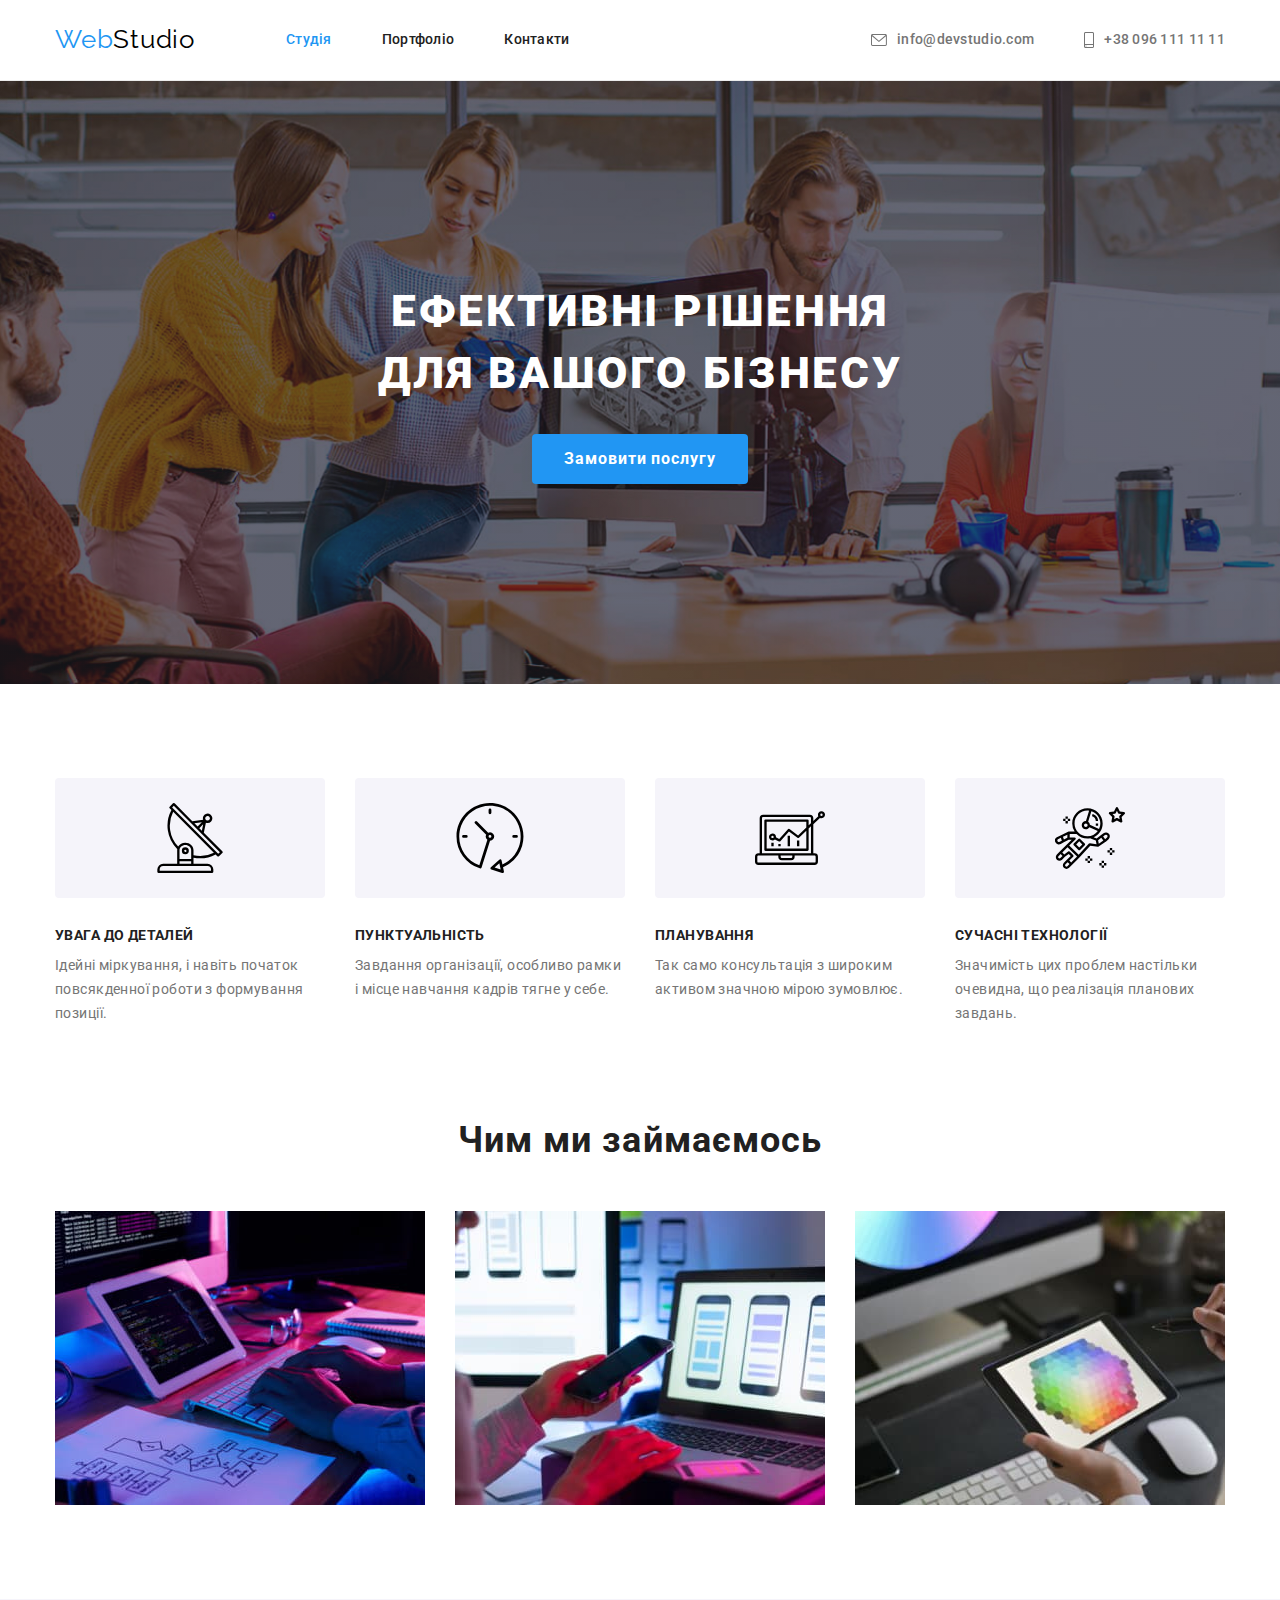
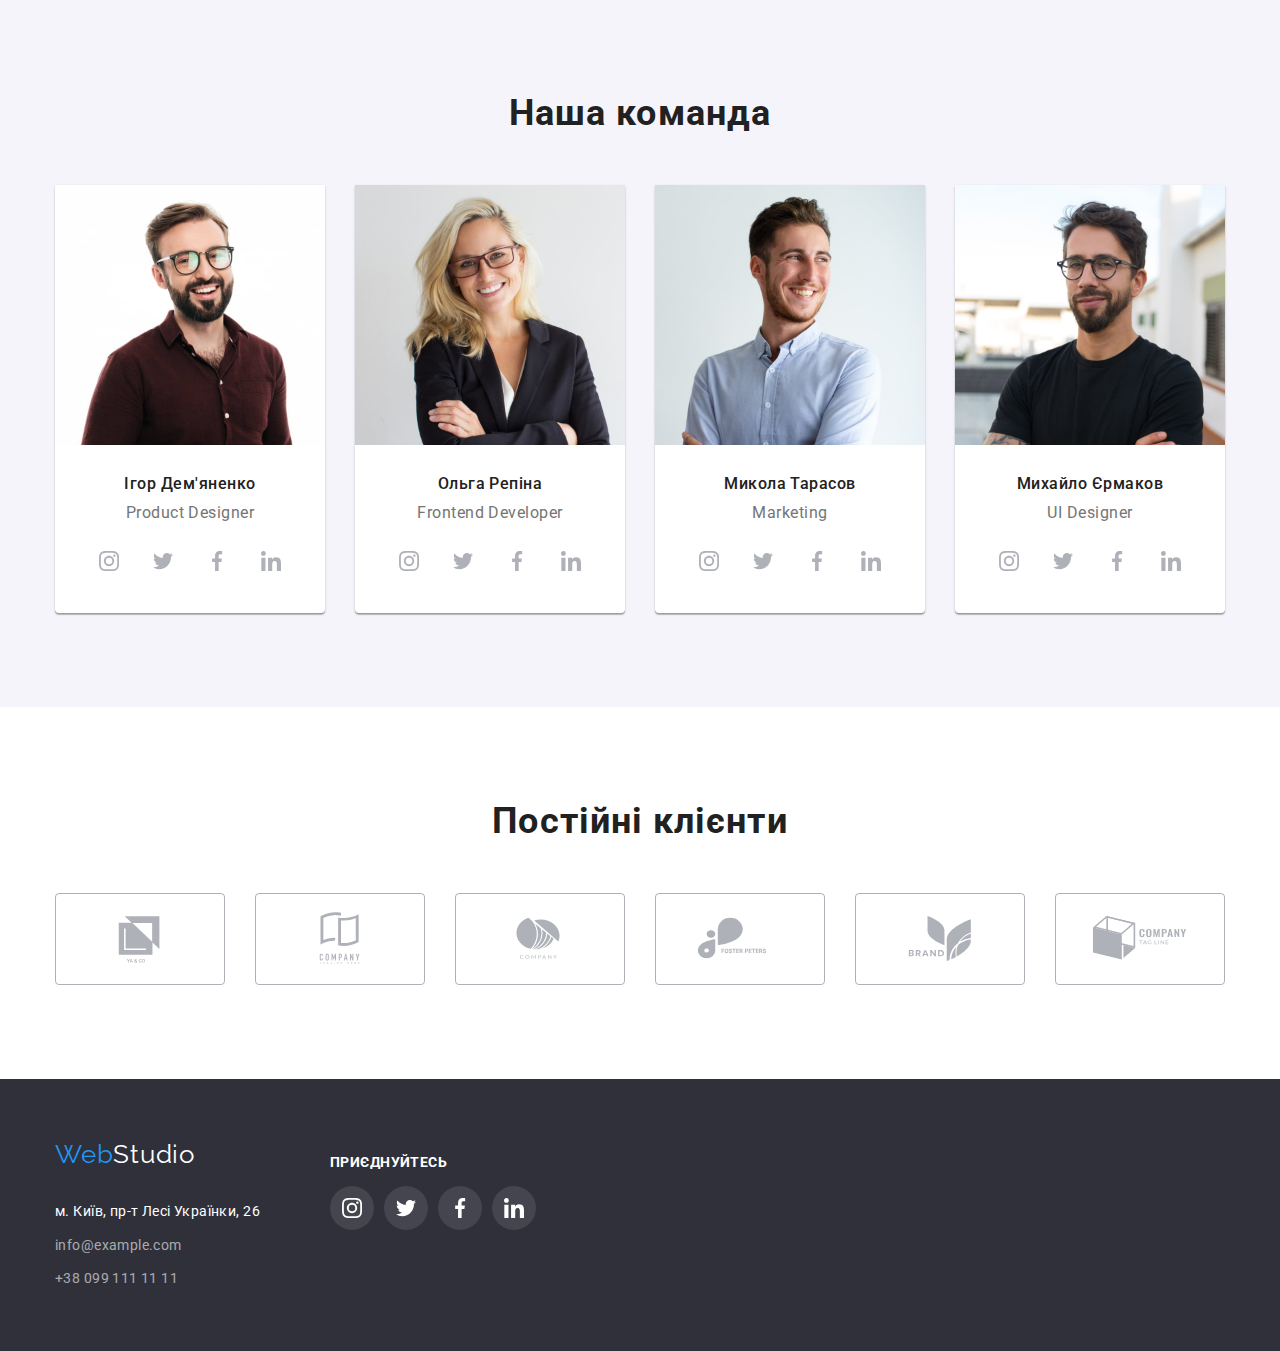
<file: index.html>
<!DOCTYPE html>
<html lang="uk">

<head>
  <meta charset="UTF-8" />
  <meta http-equiv="X-UA-Compatible" content="IE=edge" />
  <meta name="viewport" content="width=device-width, initial-scale=1.0" />
  <title>Document</title>
  <link rel="preconnect" href="https://fonts.googleapis.com" />
  <link rel="preconnect" href="https://fonts.gstatic.com" crossorigin />
  <link href="https://fonts.googleapis.com/css2?family=Raleway:wght@700&family=Roboto:wght@400;500;700;900&display=swap"
    rel="stylesheet" />
  <link rel="stylesheet"
    href="https://cdnjs.cloudflare.com/ajax/libs/modern-normalize/1.0.0/modern-normalize.min.css" />
  <link rel="stylesheet" href="./css/style.css" />
</head>

<body>
  <!-- Шапка -->
  <header class="header">
    <div class="container header-container">
      <a class="header-logo link logo" href="./index.html">Web<span class="part-logo">Studio</span></a>
      <nav>
        <ul class="navigation list">
          <li><a class="link current">Студія</a></li>
          <li><a class="link" href="./portfolio.html">Портфоліо</a></li>
          <li><a class="link" href="">Контакти</a></li>
        </ul>
      </nav>
      <ul class="header-contacts list">
        <li>
          <a class="link" href="mailto:info@devstudio.com">
            <svg class="icon" width="16" height="12">
              <use href="./images/symbol-defs.svg#icon-letter"></use>
            </svg>
            info@devstudio.com</a>
        </li>
        <li><a class="link" href="tel:+380961111111">
            <svg class="icon" width="10" height="16">
              <use href="./images/symbol-defs.svg#icon-phone"></use>
            </svg>
            +38 096 111 11 11</a></li>
      </ul>
    </div>
  </header>
  <!-- Основной контент сайта -->
  <main>
    <!-- Блок "герой"-->
    <section class="hero">
      <h1 class="main-title">
        Ефективні рішення <br />
        для вашого бізнесу
      </h1>
      <button type="button" class="button order-service">Замовити послугу</button>
    </section>

    <section class="qualities">
      <div class="container">
        <!-- Заголовок секции которого нет в макете (нужно будет скрыть) -->
        <h2 class="section-header is-hidden">Наші якості</h2>
        <ul class="qualities-list list">
          <li class="item">
            <div class="box">
              <svg class="icon">
                <use href="./images/symbol-defs.svg#icon-antenna"></use>
              </svg>
            </div>
            <h3 class="title">Увага до деталей</h3>
            <p class="text">
              Ідейні міркування, і навіть початок повсякденної роботи з формування позиції.
            </p>
          </li>
          <li class="item">
            <div class="box">
              <svg class="icon">
                <use href="./images/symbol-defs.svg#icon-clock"></use>
              </svg>
            </div>
            <h3 class="title">Пунктуальність</h3>
            <p class="text">
              Завдання організації, особливо рамки і місце навчання кадрів тягне у себе.
            </p>
          </li>
          <li class="item">
            <div class="box">
              <svg class="icon">
                <use href="./images/symbol-defs.svg#icon-diagram"></use>
              </svg>
            </div>
            <h3 class="title">Планування</h3>
            <p class="text">Так само консультація з широким активом значною мірою зумовлює.</p>
          </li>
          <li class="item">
            <div class="box">
              <svg class="icon">
                <use href="./images/symbol-defs.svg#icon-astronaut"></use>
              </svg>
            </div>
            <h3 class="title">Сучасні технології</h3>
            <p class="text">
              Значимість цих проблем настільки очевидна, що реалізація планових завдань.
            </p>
          </li>
        </ul>
      </div>
    </section>

    <!-- Секция Чем мы занимаеся -->
    <section class="we-doing">
      <div class="container ">
        <h2 class="section-header">Чим ми займаємось</h2>
        <ul class="list we-doing-list">
          <li class="item">
            <img src="./images/box-1.jpg" alt="Чоловік займається програмуванням" width="370" />
          </li>
          <li class="item">
            <img src="./images/box-2.jpg" alt="Дівчина синхронізовує компьютер з телефоном" width="370" />
          </li>
          <li class="item">
            <img src="./images/box-3.jpg" alt="Планшет з палітрою кольорів" width="370" />
          </li>
        </ul>
      </div>
    </section>

    <!-- Секция "Наша команда" -->
    <section class="our-team">
      <div class="container">
        <h2 class="section-header">Наша команда</h2>
        <ul class="teams list">
          <li class="item">
            <img src="./images/team-card-1.jpg" alt="Фото Ігора Дем'яненко" width="270" />
            <div class="box">
              <h3 class="title">Ігор Дем'яненко</h3>
              <p class="text">Product Designer</p>
              <ul class="soc-media">
                <li class="media-item">
                  <a class="media-link" href="">
                    <svg class="icon" width="20" height="20">
                      <use href="./images/symbol-defs.svg#icon-instagram"></use>
                    </svg>
                  </a>
                </li>
                <li class="media-item">
                  <a class="media-link" href="">
                    <svg class="icon" width="20" height="20">
                      <use href="./images/symbol-defs.svg#icon-twitter"></use>
                    </svg>
                  </a>
                </li>
                <li class="media-item">
                  <a class="media-link" href="">
                    <svg class="icon" width="20" height="20">
                      <use href="./images/symbol-defs.svg#icon-facebook"></use>
                    </svg>
                  </a>
                </li>
                <li class="media-item">
                  <a class="media-link" href="">
                    <svg class="icon" width="20" height="20">
                      <use href="./images/symbol-defs.svg#icon-linkedin"></use>
                    </svg>
                  </a>
                </li>
              </ul>
            </div>
          </li>
          <li class="item">
            <img src="./images/team-card-2.jpg" alt="Фото Ольги Репіної" width="270" />
            <div class="box">
              <h3 class="title">Ольга Репіна</h3>
              <p class="text">Frontend Developer</p>
              <ul class="soc-media">
                <li class="media-item">
                  <a class="media-link" href="">
                    <svg class="icon" width="20" height="20">
                      <use href="./images/symbol-defs.svg#icon-instagram"></use>
                    </svg>
                  </a>
                </li>
                <li class="media-item">
                  <a class="media-link" href="">
                    <svg class="icon" width="20" height="20">
                      <use href="./images/symbol-defs.svg#icon-twitter"></use>
                    </svg>
                  </a>
                </li>
                <li class="media-item">
                  <a class="media-link" href="">
                    <svg class="icon" width="20" height="20">
                      <use href="./images/symbol-defs.svg#icon-facebook"></use>
                    </svg>
                  </a>
                </li>
                <li class="media-item">
                  <a class="media-link" href="">
                    <svg class="icon" width="20" height="20">
                      <use href="./images/symbol-defs.svg#icon-linkedin"></use>
                    </svg>
                  </a>
                </li>
              </ul>
            </div>
          </li>
          <li class="item">
            <img src="./images/team-card-3.jpg" alt="Фото Миколи Тарасова" width="270" />
            <div class="box">
              <h3 class="title">Микола Тарасов</h3>
              <p class="text">Marketing</p>
              <ul class="soc-media">
                <li class="media-item">
                  <a class="media-link" href="">
                    <svg class="icon" width="20" height="20">
                      <use href="./images/symbol-defs.svg#icon-instagram"></use>
                    </svg>
                  </a>
                </li>
                <li class="media-item">
                  <a class="media-link" href="">
                    <svg class="icon" width="20" height="20">
                      <use href="./images/symbol-defs.svg#icon-twitter"></use>
                    </svg>
                  </a>
                </li>
                <li class="media-item">
                  <a class="media-link" href="">
                    <svg class="icon" width="20" height="20">
                      <use href="./images/symbol-defs.svg#icon-facebook"></use>
                    </svg>
                  </a>
                </li>
                <li class="media-item">
                  <a class="media-link" href="">
                    <svg class="icon" width="20" height="20">
                      <use href="./images/symbol-defs.svg#icon-linkedin"></use>
                    </svg>
                  </a>
                </li>
              </ul>
            </div>
          </li>
          <li class="item">
            <img src="./images/team-card-4.jpg" alt="Фото Михаила Єрмакова" width="270" />
            <div class="box">
              <h3 class="title">Михайло Єрмаков</h3>
              <p class="text">UI Designer</p>
              <ul class="soc-media">
                <li class="media-item">
                  <a class="media-link" href="">
                    <svg class="icon" width="20" height="20">
                      <use href="./images/symbol-defs.svg#icon-instagram"></use>
                    </svg>
                  </a>
                </li>
                <li class="media-item">
                  <a class="media-link" href="">
                    <svg class="icon" width="20" height="20">
                      <use href="./images/symbol-defs.svg#icon-twitter"></use>
                    </svg>
                  </a>
                </li>
                <li class="media-item">
                  <a class="media-link" href="">
                    <svg class="icon" width="20" height="20">
                      <use href="./images/symbol-defs.svg#icon-facebook"></use>
                    </svg>
                  </a>
                </li>
                <li class="media-item">
                  <a class="media-link" href="">
                    <svg class="icon" width="20" height="20">
                      <use href="./images/symbol-defs.svg#icon-linkedin"></use>
                    </svg>
                  </a>
                </li>
              </ul>
            </div>
          </li>
        </ul>
      </div>
    </section>

    <!-- Секция наши клиенты -->
    <section class="clients">
      <div class="container">
        <h2 class="section-header">Постійні клієнти</h2>
        <ul class="clients-labels">
          <li class="item"><a href="#" class="link">
              <svg class="icon" width="106" height="60">
                <use href="./images/symbol-defs.svg#icon-Logo"></use>
              </svg>
            </a></li>
          <li class="item"><a href="#" class="link">
              <svg class="icon" width="106" height="60">
                <use href="./images/symbol-defs.svg#icon-Logo-1"></use>
              </svg>
            </a></li>
          <li class="item"><a href="#" class="link">
              <svg class="icon" width="106" height="60">
                <use href="./images/symbol-defs.svg#icon-Logo-2"></use>
              </svg>
            </a></li>
          <li class="item"><a href="#" class="link"><svg class="icon" width="106" height="60">
                <use href="./images/symbol-defs.svg#icon-Logo-3"></use>
              </svg></a></li>
          <li class="item"><a href="#" class="link"><svg class="icon" width="106" height="60">
                <use href="./images/symbol-defs.svg#icon-Logo-4"></use>
              </svg></a></li>
          <li class="item"><a href="#" class="link"><svg class="icon" width="106" height="60">
                <use href="./images/symbol-defs.svg#icon-Logo-5"></use>
              </svg></a></li>
        </ul>
      </div>
    </section>
  </main>
  <!-- Основной Футер (подвал) сайта-->
  <footer class="footer">
    <div class="container">
      <div class="box">
        <a class="footer-logo link logo" href="./index.html">Web<span class="part-logo-footer">Studio</span></a>
        <address>
          <ul class="footer-contacts list">
            <li><a href="" class="link home">м. Київ, пр-т Лесі Українки, 26</a></li>
            <li><a href="mailto:info@example.com" class="link mail">info@example.com</a></li>
            <li><a href="tel:+380991111111" class="link tel">+38 099 111 11 11</a></li>
          </ul>
        </address>
      </div>
      <div class="footer-media">
        <h2 class="media-header">приєднуйтесь</h2>
        <ul class="soc-media footer-soc-media">
          <li class="media-item">
            <a class="media-link" href="">
              <svg class="icon" width="20" height="20">
                <use href="./images/symbol-defs.svg#icon-instagram"></use>
              </svg>
            </a>
          </li>
          <li class="media-item">
            <a class="media-link" href="">
              <svg class="icon" width="20" height="20">
                <use href="./images/symbol-defs.svg#icon-twitter"></use>
              </svg>
            </a>
          </li>
          <li class="media-item">
            <a class="media-link" href="">
              <svg class="icon" width="20" height="20">
                <use href="./images/symbol-defs.svg#icon-facebook"></use>
              </svg>
            </a>
          </li>
          <li class="media-item">
            <a class="media-link" href="">
              <svg class="icon" width="20" height="20">
                <use href="./images/symbol-defs.svg#icon-linkedin"></use>
              </svg>
            </a>
          </li>
        </ul>

      </div>
    </div>
  </footer>
</body>

</html>
</file>
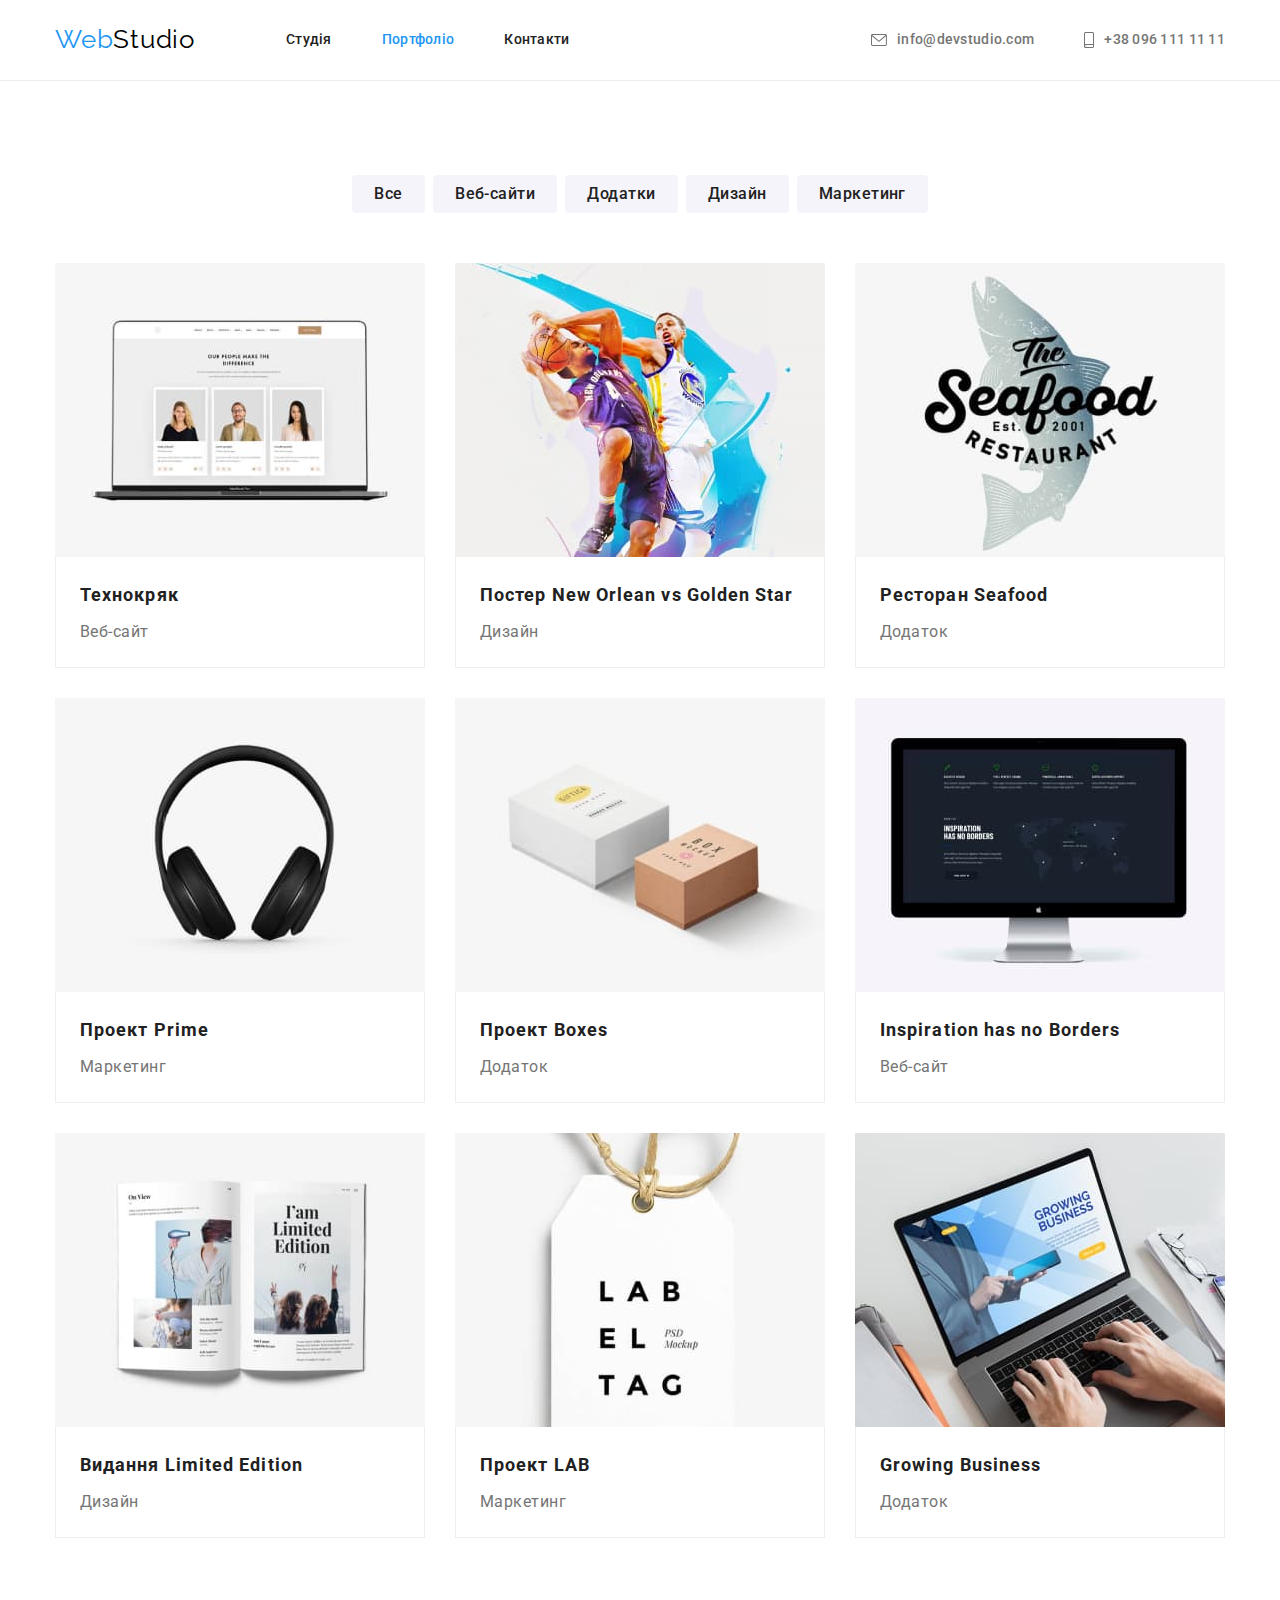
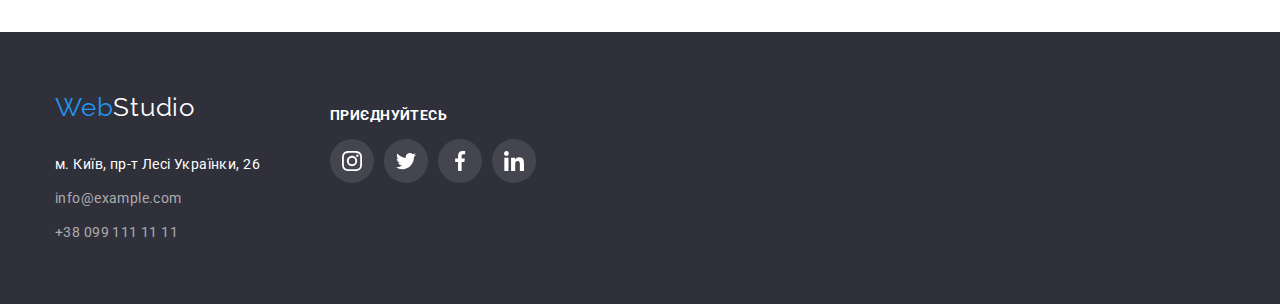
<file: portfolio.html>
<!DOCTYPE html>
<html lang="ru">

<head>
  <meta charset="UTF-8" />
  <meta http-equiv="X-UA-Compatible" content="IE=edge" />
  <meta name="viewport" content="width=device-width, initial-scale=1.0" />
  <title>Document</title>
  <link rel="preconnect" href="https://fonts.googleapis.com" />
  <link rel="preconnect" href="https://fonts.gstatic.com" crossorigin />
  <link href="https://fonts.googleapis.com/css2?family=Raleway:wght@700&family=Roboto:wght@400;500;700;900&display=swap"
    rel="stylesheet" />
  <link rel="stylesheet"
    href="https://cdnjs.cloudflare.com/ajax/libs/modern-normalize/1.0.0/modern-normalize.min.css" />
  <link rel="stylesheet" href="./css/style.css" />
</head>

<body>
  <!-- Основная шапка сайта -->
  <header class="header">
    <div class="container header-container">
      <a class="header-logo link logo" href="./index.html">Web<span class="part-logo">Studio</span></a>
      <nav>
        <ul class="navigation list">
          <li><a class="link " href="./index.html">Студія</a></li>
          <li><a class="link current" href="">Портфоліо</a></li>
          <li><a class="link" href="">Контакти</a></li>
        </ul>
      </nav>
      <ul class="header-contacts list">
        <li>
          <a class="link" href="mailto:info@devstudio.com">
            <svg class="icon" width="16" height="12">
              <use href="./images/symbol-defs.svg#icon-letter"></use>
            </svg>
            info@devstudio.com</a>
        </li>
        <li><a class="link" href="tel:+380961111111">
            <svg class="icon" width="10" height="16">
              <use href="./images/symbol-defs.svg#icon-phone"></use>
            </svg>
            +38 096 111 11 11</a></li>
      </ul>
    </div>
  </header>
  <!-- Основной контент сайта -->
  <main>
    <section class="portfolio">
      <div class="container">
        <h1 class="is-hidden">Проекти</h1>
        <ul class="btn-list list">
          <li class="item"><button type="button" class="button filter">Все</button></li>
          <li class="item"><button type="button" class="button filter">Веб-сайти</button></li>
          <li class="item"><button type="button" class="button filter">Додатки</button></li>
          <li class="item"><button type="button" class="button filter">Дизайн</button></li>
          <li class="item"><button type="button" class="button filter">Маркетинг</button></li>
        </ul>
        <ul class="projects list">
          <li class="item">
            <a class="link" href="">
              <img src="./images/img.jpg" alt="Экран ноутбука" width="370" />
              <div class="box">
                <h2 class="title">Технокряк</h2>
                <p class="text">Веб-сайт</p>
              </div>
            </a>
          </li>
          <li class="item">
            <a href="" class="link">
              <img src="./images/img-1.jpg" alt="Два баскетболиста" width="370" />
              <div class="box">
                <h2 class="title">Постер New Orlean vs Golden Star</h2>
                <p class="text">Дизайн</p>
              </div>
            </a>
          </li>
          <li class="item">
            <a href="" class="link"><img src="./images/img-2.jpg" alt="Логотип ресторана в виде рыбы" width="370" />
              <div class="box">
                <h2 class="title">Ресторан Seafood</h2>
                <p class="text">Додаток</p>
              </div>
            </a>
          </li>
          <li class="item">
            <a href="" class="link"><img src="./images/img-3.jpg" alt="Наушники" width="370" />
              <div class="box">
                <h2 class="title">Проект Prime</h2>
                <p class="text">Маркетинг</p>
              </div>
            </a>
          </li>
          <li class="item">
            <a href="" class="link"><img src="./images/img-4.jpg" alt="Две коробочки" width="370" />
              <div class="box">
                <h2 class="title">Проект Boxes</h2>
                <p class="text">Додаток</p>
              </div>
            </a>
          </li>
          <li class="item">
            <a href="" class="link"><img src="./images/img-5.jpg" alt="Монитор" width="370" />
              <div class="box">
                <h2 class="title">Inspiration has no Borders</h2>
                <p class="text">Веб-сайт</p>
              </div>
            </a>
          </li>
          <li class="item">
            <a href="" class="link"><img src="./images/img-6.jpg" alt="Журнал" width="370" />
              <div class="box">
                <h2 class="title">Видання Limited Edition</h2>
                <p class="text">Дизайн</p>
              </div>
            </a>
          </li>
          <li class="item">
            <a href="" class="link"><img src="./images/img-7.jpg" alt="Ярлык" width="370" />
              <div class="box">
                <h2 class="title">Проект LAB</h2>
                <p class="text">Маркетинг</p>
              </div>
            </a>
          </li>
          <li class="item">
            <a href="" class="link"><img src="./images/img-8.jpg" alt="Ноутбук" width="370" />
              <div class="box">
                <h2 class="title">Growing Business</h2>
                <p class="text">Додаток</p>
              </div>
            </a>
          </li>
        </ul>
      </div>
    </section>
  </main>
  <!-- Основной Футер (подвал) сайта-->
  <footer class="footer">
    <div class="container">
      <div class="box">
        <a class="footer-logo link logo" href="./index.html">Web<span class="part-logo-footer">Studio</span></a>
        <address>
          <ul class="footer-contacts list">
            <li><a href="" class="link home">м. Київ, пр-т Лесі Українки, 26</a></li>
            <li><a href="mailto:info@example.com" class="link mail">info@example.com</a></li>
            <li><a href="tel:+380991111111" class="link tel">+38 099 111 11 11</a></li>
          </ul>
        </address>
      </div>
      <div class="footer-media">
        <h2 class="media-header">приєднуйтесь</h2>
        <ul class="soc-media footer-soc-media">
          <li class="media-item">
            <a class="media-link" href="">
              <svg class="icon" width="20" height="20">
                <use href="./images/symbol-defs.svg#icon-instagram"></use>
              </svg>
            </a>
          </li>
          <li class="media-item">
            <a class="media-link" href="">
              <svg class="icon" width="20" height="20">
                <use href="./images/symbol-defs.svg#icon-twitter"></use>
              </svg>
            </a>
          </li>
          <li class="media-item">
            <a class="media-link" href="">
              <svg class="icon" width="20" height="20">
                <use href="./images/symbol-defs.svg#icon-facebook"></use>
              </svg>
            </a>
          </li>
          <li class="media-item">
            <a class="media-link" href="">
              <svg class="icon" width="20" height="20">
                <use href="./images/symbol-defs.svg#icon-linkedin"></use>
              </svg>
            </a>
          </li>
        </ul>

      </div>
    </div>
  </footer>
</body>

</html>
</file>
<file: css/style.css>
:root {
  --background-page-color: #e5e5e5;
  --title-text-color: #212121;
  --paragraph-text-color: #757575;
  --accent-color: #2196f3;
  --black-text-color: #000000;
  --white-text-color: #ffffff;
  --bgc-footer: #2f303a;
  --bgc-teams: #f5f4fa;
}
/* *:focus {
  outline: none;
} */

*,
*::before,
*::after {
  box-sizing: border-box;
}

h1,
h2,
h3,
p,
ul {
  margin: 0;
  padding: 0;
}

img {
  max-width: 100%;
  display: block;
}

/* Убираем подчеркивание ссылок */
.link {
  text-decoration: none;
}
/* Убираем маркеры в списках */
ul {
  list-style-type: none;
}

body {
  color: var(--title-text-color);
  background-color: var(--white-text-color);
  font-family: 'Roboto', sans-serif;
}

/* Логотип */
.logo {
  color: var(--accent-color);
}
.header-logo,
.footer-logo {
  font-family: 'Raleway', sans-serif;
}

.link {
  font-size: 26px;
  line-height: 1.2;
  letter-spacing: 0.03em;
}
.logo .part-logo {
  color: var(--black-text-color);
}
.logo .part-logo-footer {
  color: var(--white-text-color);
}

/* Контейнер */
.container {
  max-width: 1200px;
  margin: 0 auto;
  padding: 0 15px;
}

/* Шапка */
.header {
  padding: 24px 0 25px 0;
  border-bottom: 1px solid #ececec;
}
.header-container {
  display: flex;
  align-items: center;
}
.navigation {
  margin-left: 91px;
  display: flex;
}

/*     >*:not(:last-child) - все дети кроме последнего    */
.navigation > *:not(:last-child) {
  margin-right: 50px;
}

.navigation .link.current {
  color: var(--accent-color);
}
.navigation .link {
  padding: 32px 0;

  font-weight: 500;
  font-size: 14px;
  line-height: 1.14;
  letter-spacing: 0.02em;
  color: var(--title-text-color);
}
.navigation .link:focus,
.navigation .link:hover {
  color: var(--accent-color);
}

.header-contacts {
  display: flex;
  margin-left: auto;
}
.header-contacts > *:not(:last-child) {
  margin-right: 50px;
}

.header-contacts .link {
  /* padding: 32px 0; */
  display: flex;
  align-items: center;

  /* font-family: 'Roboto'; */
  font-weight: 500;
  font-size: 14px;
  line-height: 1.14;
  letter-spacing: 0.02em;
  color: var(--paragraph-text-color);
  fill: var(--paragraph-text-color);
}
.header-contacts .icon {
  margin-right: 10px;
}

.header-contacts .link:focus,
.header-contacts .link:hover {
  color: var(--accent-color);
  fill: var(--accent-color);
}

/* Футер */
.footer {
  /* margin: 0 auto; */
  padding: 60px 0;
  background-color: var(--bgc-footer);
}
.footer .container {
  display: flex;
}
.footer .box {
  margin-right: 70px;
}
.footer-media {
  padding-top: 15px;
}
.footer-soc-media .media-link {
  fill: var(--white-text-color);
  background-color: rgba(255, 255, 255, 0.1);
}

.footer .media-header {
  font-family: 'Roboto';
  font-style: normal;
  font-weight: 700;
  font-size: 14px;
  line-height: 16px;
  letter-spacing: 0.03em;
  text-transform: uppercase;

  color: #ffffff;
}

.footer .list {
  margin-top: 30px;
}

.footer .list > *:not(:last-child) {
  margin-bottom: 10px;
}

.footer-contacts .link {
  font-style: normal;
  font-size: 14px;
  line-height: 1.7;
  letter-spacing: 0.03em;
  color: rgba(255, 255, 255, 0.6);
}
.footer-contacts .home {
  color: var(--white-text-color);
}
.footer-contacts .link:focus,
.footer-contacts .link:hover {
  color: var(--accent-color);
}

/* Блок герой */
.hero {
  margin: 0 auto;
  padding: 200px 0;
  max-width: 1600px;

  background-color: var(--bgc-footer);
  text-align: center;
  background-image: linear-gradient(to right, rgba(47, 48, 58, 0.4), rgba(47, 48, 58, 0.4)),
    url(../images/bg-hero.jpg);
  background-repeat: no-repeat;
  background-size: cover;
  background-position: center;
}
.main-title {
  font-weight: 900;
  font-size: 44px;
  line-height: 1.4;
  letter-spacing: 0.06em;
  text-transform: uppercase;
  color: var(--white-text-color);
}
.button.order-service {
  margin-top: 30px;
  padding: 10px 32px;
}

/* Заголовки секций */
.section-header {
  font-size: 36px;
  line-height: 1.16;
  text-align: center;
  letter-spacing: 0.03em;
}
.is-hidden {
  position: absolute;
  white-space: nowrap;
  width: 1px;
  height: 1px;
  overflow: hidden;
  border: 0;
  padding: 0;
  clip: rect(0 0 0 0);
  clip-path: inset(50%);
  margin: -1px;
}

/* Секция наши качества*/
.qualities {
  padding: 94px 0;
}
.qualities-list {
  display: flex;
}

.qualities-list .box {
  display: flex;
  align-items: center;
  justify-content: center;
  height: 120px;
  margin-bottom: 30px;

  border-radius: 4px;
  background-color: var(--bgc-teams);
}

.qualities-list .icon {
  height: 70px;
  width: 70px;
}

.qualities-list .item {
  width: calc((100% - 90px) / 4);
}
.qualities-list .item:not(:last-child) {
  margin-right: 30px;
}

.qualities-list .title {
  font-size: 14px;
  line-height: 1.14;
  letter-spacing: 0.03em;
  text-transform: uppercase;
}
.qualities-list .text {
  margin-top: 10px;

  color: var(--paragraph-text-color);
  font-weight: normal;
  font-size: 14px;
  line-height: 1.7;
  letter-spacing: 0.03em;
}

/* Секция чем мы занимаемся */
.we-doing {
  padding-bottom: 94px;
}
.we-doing-list {
  display: flex;
  margin-top: 50px;
}

.we-doing-list .item:not(:last-child) {
  margin-right: 30px;
}

/* Секция наша команда */
.our-team {
  padding-top: 94px;
  padding-bottom: 94px;
  background-color: var(--bgc-teams);
}
.teams {
  margin-top: 50px;
  display: flex;
}

.teams .item {
  width: calc((100% - 90px) / 4);

  text-align: center;
  background: var(--white-text-color);
  box-shadow: 0px 1px 3px rgba(0, 0, 0, 0.12), 0px 1px 1px rgba(0, 0, 0, 0.14),
    0px 2px 1px rgba(0, 0, 0, 0.2);
  border-radius: 0px 0px 4px 4px;
}
.teams .item:not(:last-child) {
  margin-right: 30px;
}
.teams .box {
  padding: 30px 32px;
}

.teams .title {
  font-weight: 500;
  font-size: 16px;
  line-height: 1.18;
  letter-spacing: 0.03em;
}
.teams .text {
  margin-top: 10px;

  font-size: 16px;
  line-height: 1.18;
  letter-spacing: 0.03em;
  color: var(--paragraph-text-color);
}

.soc-media {
  display: flex;
  margin-top: 16px;
}
.media-link {
  display: flex;
  align-items: center;
  justify-content: center;

  height: 44px;
  width: 44px;
  background-color: var(--white-text-color);
  border-radius: 50%;
  fill: #afb1b8;
}
.media-item:not(:last-child) {
  margin-right: 10px;
}
.media-link:focus,
.media-link:hover {
  background-color: var(--accent-color);
  fill: var(--white-text-color);
  outline: none;
}

/* Секция постоянные клиенты */
.clients {
  padding: 94px 0;
}
.clients-labels {
  display: flex;
  margin-top: 50px;
}
.clients-labels .item:not(:last-child) {
  margin-right: 30px;
}

.clients .link {
  display: flex;
  align-items: center;
  justify-content: center;
  /* padding: 16px 0; */

  height: 92px;
  width: 170px;
  border: 1px solid #afb1b8;
  border-radius: 4px;
  fill: #afb1b8;
}
.clients .link:focus,
.clients .link:hover {
  fill: var(--accent-color);
  border: 1px solid var(--accent-color);
  outline: none;
}

/* Страница portfolio */

.portfolio {
  padding: 94px 0;
}

.btn-list {
  display: flex;
  justify-content: center;
  margin-bottom: 50px;
}
.btn-list .item:not(:last-child) {
  margin-right: 8px;
}

.button.filter {
  min-width: 73px;
  padding: 6px 22px;
}

.projects {
  display: flex;
  flex-wrap: wrap;
  margin: -15px;
}

.projects .item {
  width: 370px;
  margin: 15px;
}

.projects .box {
  padding: 20px 24px;
  border: 1px solid #eeeeee;
  border-top: none;
}
.projects .title {
  font-size: 18px;
  line-height: 2;
  letter-spacing: 0.06em;
  color: #212121;
}

.projects .text {
  margin-top: 4px;

  font-size: 16px;
  line-height: 1.87;
  letter-spacing: 0.03em;
  color: var(--paragraph-text-color);
}
.projects .link {
  display: block;
}

.projects .link:focus,
.projects .link:hover {
  box-shadow: 0px 1px 1px rgba(0, 0, 0, 0.12), 0px 4px 4px rgba(0, 0, 0, 0.06),
    1px 4px 6px rgba(0, 0, 0, 0.16);
}

/* "Оформление кнопок" */

.button {
  border: none;
  border-radius: 4px;
  text-align: center;
}

.order-service.button {
  background-color: var(--accent-color);
  color: var(--white-text-color);
  font-weight: 700;
  font-size: 16px;
  line-height: 1.87;
  align-items: center;
  letter-spacing: 0.06em;
  cursor: pointer;
}

.button.filter {
  background-color: #f5f4fa;
  color: #212121;
  font-weight: 500;
  font-size: 16px;
  line-height: 1.62;
  letter-spacing: 0.03em;
}

.button.filter:hover,
.button.filter:focus {
  cursor: pointer;
  box-shadow: 0px 3px 1px rgba(0, 0, 0, 0.1), 0px 1px 2px rgba(0, 0, 0, 0.08),
    0px 2px 2px rgba(0, 0, 0, 0.12);
  background-color: var(--accent-color);
  color: var(--white-text-color);
}

/* end */
</file>
